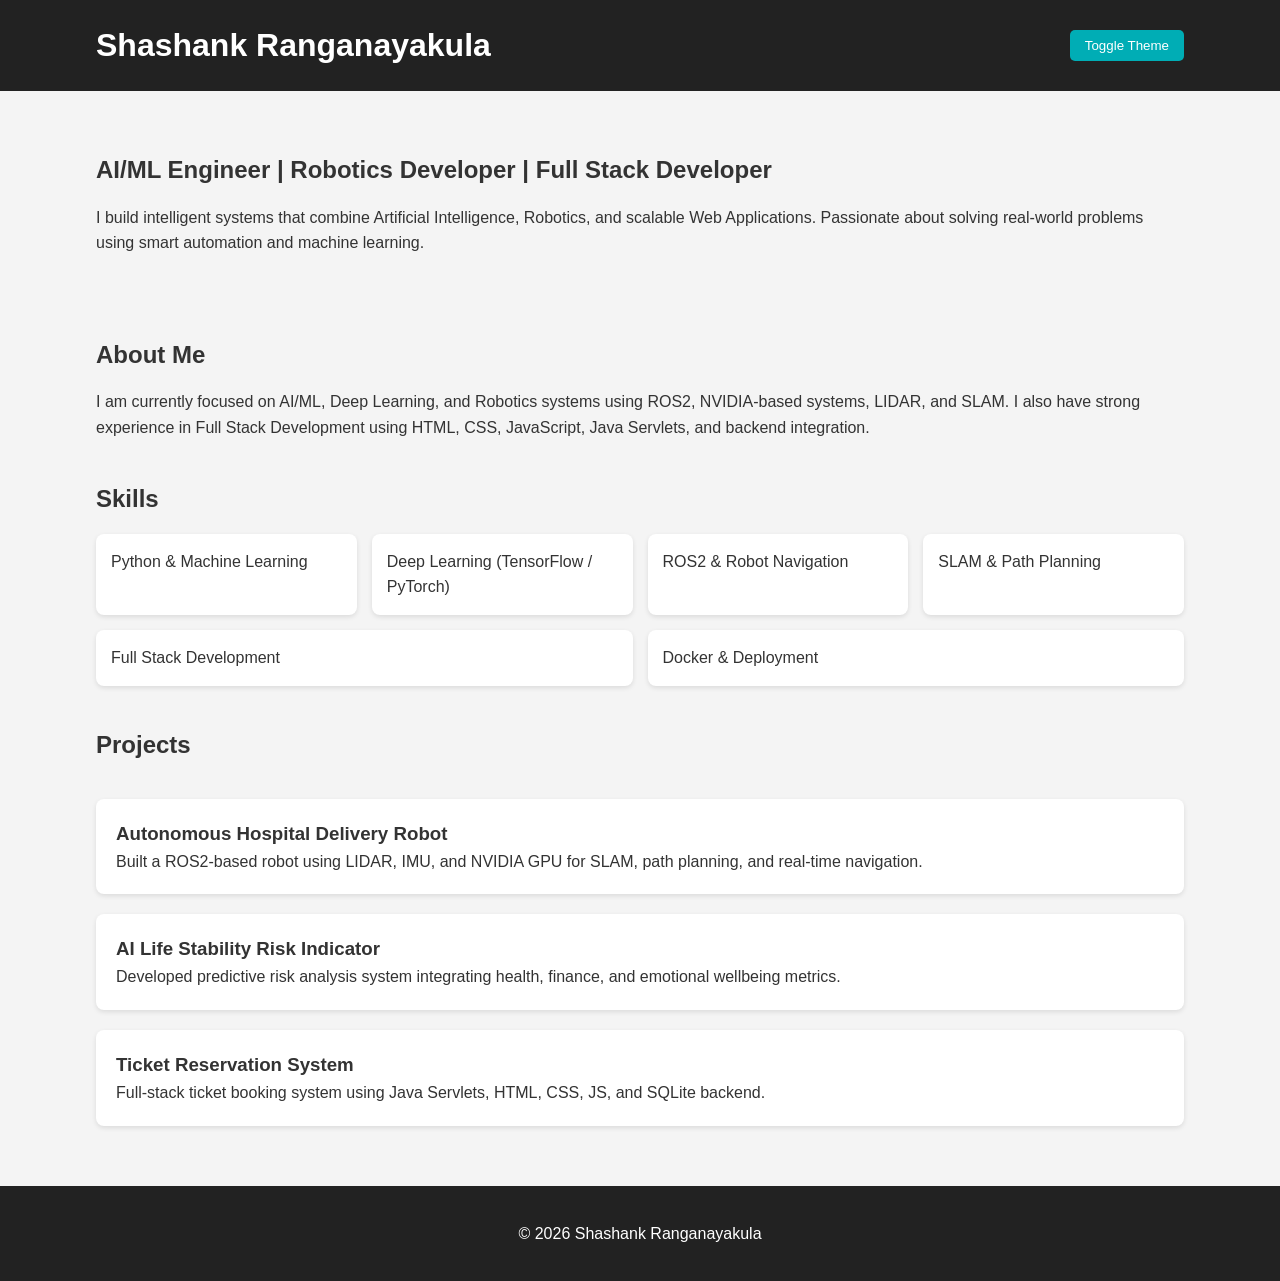
<file: Portfolio Assignment/index.html>
<!DOCTYPE html>
<html lang="en">
<head>
    <meta charset="UTF-8">
    <title>Shashank Ranganayakula | Portfolio</title>
    <link rel="stylesheet" href="style.css">
</head>
<body>

<header>
    <div class="container nav">
        <h1>Shashank Ranganayakula</h1>
        <button id="themeBtn">Toggle Theme</button>
    </div>
</header>

<main class="container">

    <section class="hero">
        <article>
            <h2>AI/ML Engineer | Robotics Developer | Full Stack Developer</h2>
            <p>
                I build intelligent systems that combine Artificial Intelligence,
                Robotics, and scalable Web Applications. Passionate about solving
                real-world problems using smart automation and machine learning.
            </p>
        </article>
    </section>

    <section class="about">
        <h2>About Me</h2>
        <p>
            I am currently focused on AI/ML, Deep Learning, and Robotics systems
            using ROS2, NVIDIA-based systems, LIDAR, and SLAM.
            I also have strong experience in Full Stack Development using
            HTML, CSS, JavaScript, Java Servlets, and backend integration.
        </p>
    </section>

    <section class="skills">
        <h2>Skills</h2>
        <div class="skills-container">
            <div class="card">Python & Machine Learning</div>
            <div class="card">Deep Learning (TensorFlow / PyTorch)</div>
            <div class="card">ROS2 & Robot Navigation</div>
            <div class="card">SLAM & Path Planning</div>
            <div class="card">Full Stack Development</div>
            <div class="card">Docker & Deployment</div>
        </div>
    </section>

    <section class="projects">
        <h2>Projects</h2>

        <article class="project-card">
            <h3>Autonomous Hospital Delivery Robot</h3>
            <p>
                Built a ROS2-based robot using LIDAR, IMU, and NVIDIA GPU
                for SLAM, path planning, and real-time navigation.
            </p>
        </article>

        <article class="project-card">
            <h3>AI Life Stability Risk Indicator</h3>
            <p>
                Developed predictive risk analysis system integrating
                health, finance, and emotional wellbeing metrics.
            </p>
        </article>

        <article class="project-card">
            <h3>Ticket Reservation System</h3>
            <p>
                Full-stack ticket booking system using Java Servlets,
                HTML, CSS, JS, and SQLite backend.
            </p>
        </article>

    </section>

</main>

<footer>
    <div class="container">
        <p>© 2026 Shashank Ranganayakula</p>
    </div>
</footer>

<script src="app.js"></script>
</body>
</html>
</file>
<file: Portfolio Assignment/style.css>
* {
    margin: 0;
    padding: 0;
    box-sizing: border-box;
}

body {
    font-family: Arial, sans-serif;
    line-height: 1.6;
    background-color: #f4f4f4;
    color: #333;
}

.container {
    width: 85%;
    margin: auto;
    padding: 20px 0;
}

header {
    background: #222;
    color: white;
}

.nav {
    display: flex;
    justify-content: space-between;
    align-items: center;
}

button {
    padding: 8px 15px;
    border: none;
    cursor: pointer;
    background: #00adb5;
    color: white;
    border-radius: 5px;
}

.hero {
    padding: 40px 0;
}

section {
    margin-bottom: 40px;
}

h2 {
    margin-bottom: 15px;
}

.skills-container {
    display: flex;
    flex-wrap: wrap;
    gap: 15px;
}

.card {
    background: white;
    padding: 15px;
    flex: 1 1 250px;
    border-radius: 8px;
    box-shadow: 0 2px 5px rgba(0,0,0,0.1);
}

.projects {
    display: flex;
    flex-direction: column;
    gap: 20px;
}

.project-card {
    background: white;
    padding: 20px;
    border-radius: 8px;
    box-shadow: 0 2px 5px rgba(0,0,0,0.1);
}

footer {
    background: #222;
    color: white;
    text-align: center;
    padding: 15px 0;
}

.dark {
    background-color: #121212;
    color: #f4f4f4;
}

.dark header,
.dark footer {
    background: #000;
}

.dark .card,
.dark .project-card {
    background: #1f1f1f;
}
</file>
